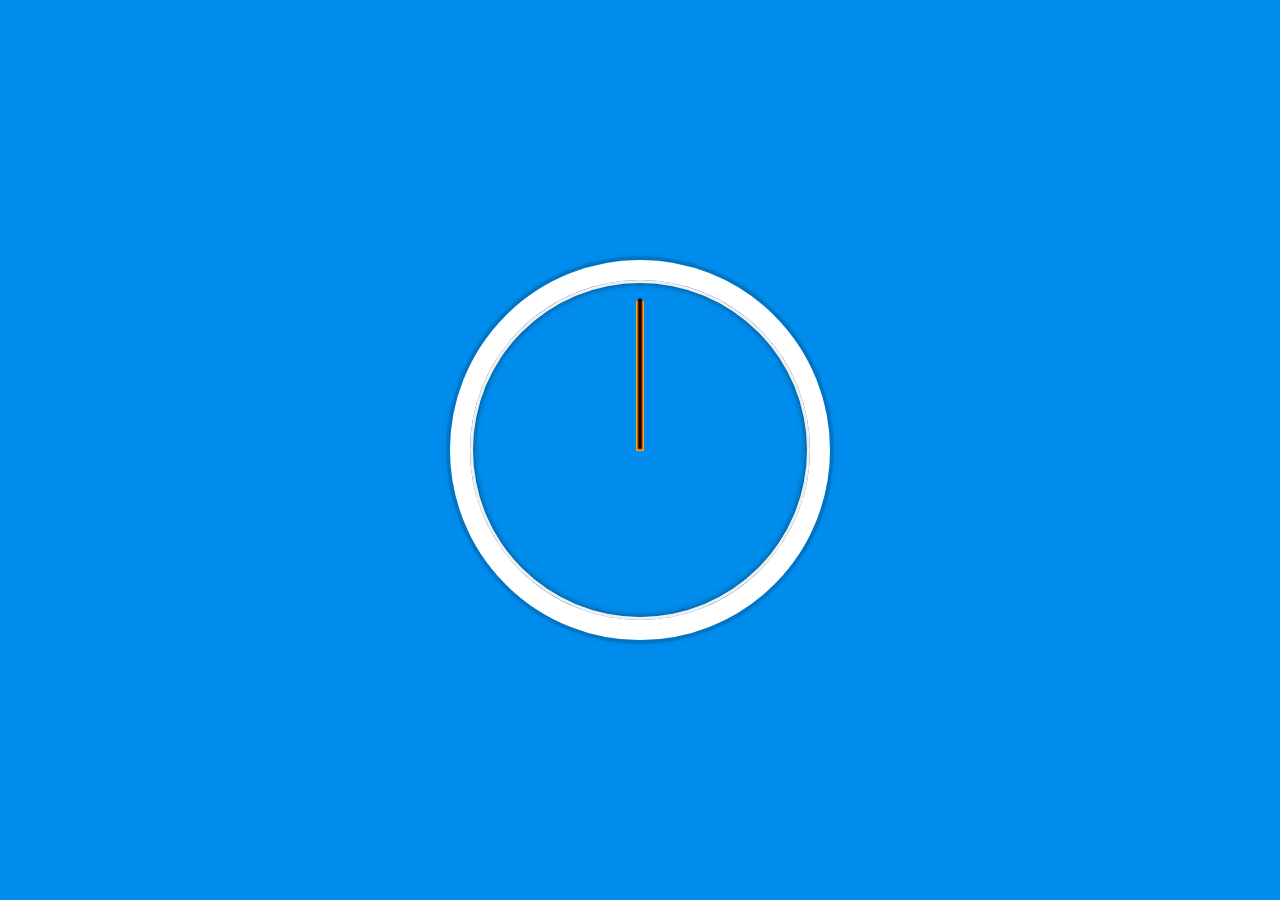
<file: Javascript Clock/index.html>
<!DOCTYPE html>
<html lang="en">
  <head>
    <meta charset="UTF-8" />
    <title>JS + CSS Clock</title>
  </head>
  <link rel="stylesheet" href="main.css" />
  <body>
    <div class="clock">
      <div class="clock-face">
        <div class="hand hour-hand"></div>
        <div class="hand min-hand"></div>
        <div class="hand second-hand"></div>
      </div>
    </div>

    <script src="app.js"></script>
  </body>
</html>
</file>
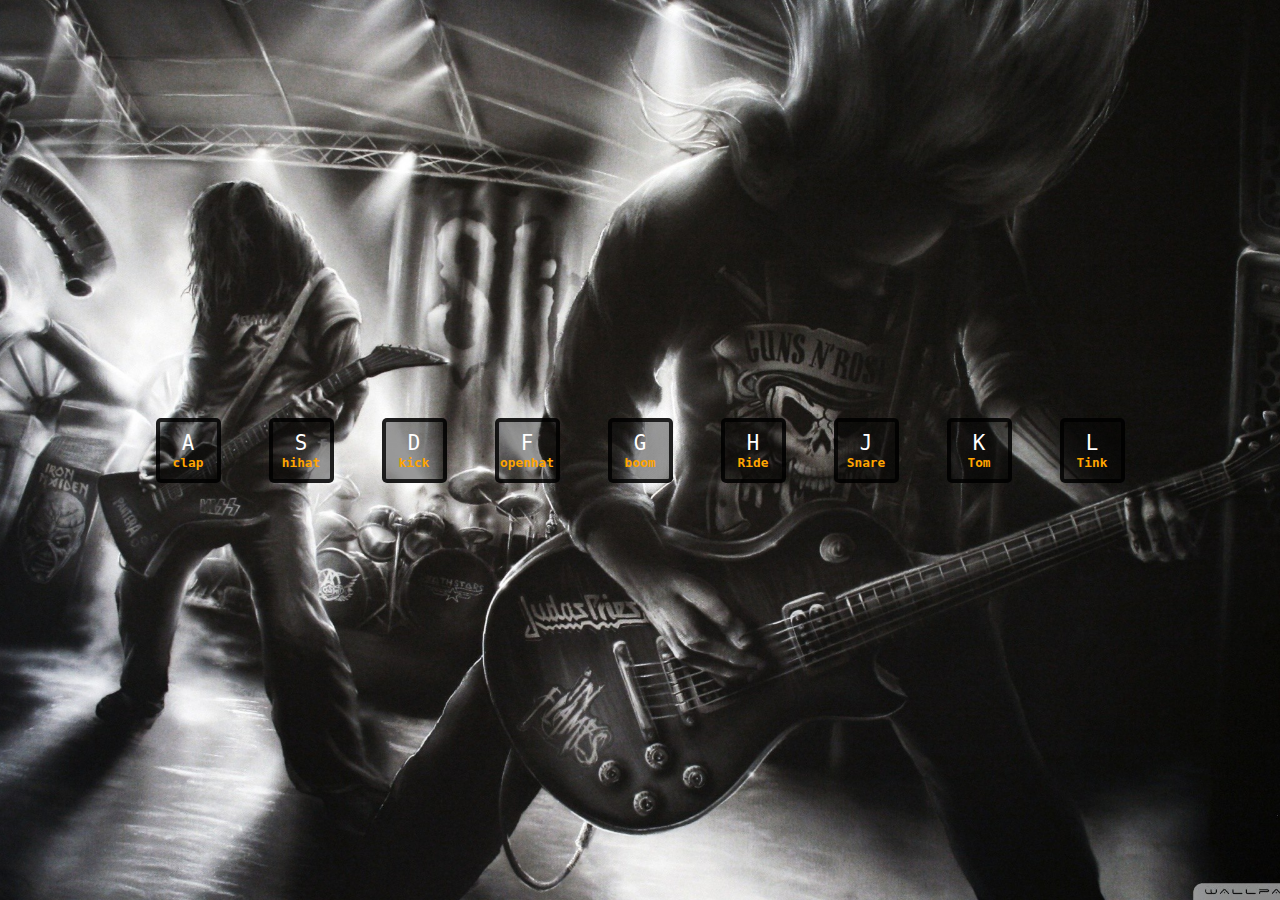
<file: Javascript Drum Kit/index.html>
<!DOCTYPE html>
<html lang="en">
  <head>
    <meta charset="UTF-8" />
    <meta name="viewport" content="width=device-width, initial-scale=1.0" />
    <meta http-equiv="X-UA-Compatible" content="ie=edge" />
    <title>Drum Kit</title>
    <link rel="stylesheet" href="main.css" />
  </head>
  <body>
    <div class="keys">
      <div data-key="65" class="key">
        <kbd>A</kbd><span class="sound">clap</span>
      </div>
      <div data-key="83" class="key">
        <kbd>S</kbd><span class="sound">hihat</span>
      </div>
      <div data-key="68" class="key">
        <kbd>D</kbd><span class="sound">kick</span>
      </div>
      <div data-key="70" class="key">
        <kbd>F</kbd><span class="sound">openhat</span>
      </div>
      <div data-key="71" class="key">
        <kbd>G</kbd><span class="sound">boom</span>
      </div>
      <div data-key="72" class="key">
        <kbd>H</kbd><span class="sound">Ride</span>
      </div>
      <div data-key="74" class="key">
        <kbd>J</kbd><span class="sound">Snare</span>
      </div>
      <div data-key="75" class="key">
        <kbd>K</kbd><span class="sound">Tom</span>
      </div>
      <div data-key="76" class="key">
        <kbd>L</kbd><span class="sound">Tink</span>
      </div>
    </div>

    <audio data-key="65" src="sounds/clap.wav"></audio>
    <audio data-key="83" src="sounds/hihat.wav"></audio>
    <audio data-key="68" src="sounds/kick.wav"></audio>
    <audio data-key="70" src="sounds/openhat.wav"></audio>
    <audio data-key="71" src="sounds/boom.wav"></audio>
    <audio data-key="72" src="sounds/ride.wav"></audio>
    <audio data-key="74" src="sounds/snare.wav"></audio>
    <audio data-key="75" src="sounds/tom.wav"></audio>
    <audio data-key="76" src="sounds/tink.wav"></audio>

    <script>
      function playSound(e) {
        {
          const audio = document.querySelector(
            `audio[data-key="${e.keyCode}"]`
          );
          const key = document.querySelector(`.key[data-key = "${e.keyCode}"]`);
          if (!audio) return;

          audio.currentTime = 0;
          audio.play();
          key.classList.add("playing");
        }
      }
      function removeTransition(e) {
        if (e.propertyName !== "transform") return;
        this.classList.remove("playing");
      }

      const keys = document.querySelectorAll(".key");
      keys.forEach(key => {
        key.addEventListener("transitionend", removeTransition);
      });
      window.addEventListener("keydown", playSound);
    </script>
  </body>
</html>
</file>
<file: Javascript Clock/main.css>
html {
  background: #018ded url(http://unsplash.it/1500/1000?image=881&blur=5);
  background-size: cover;
  font-family: "helvetica neue";
  text-align: center;
  font-size: 10px;
}

body {
  margin: 0;
  font-size: 2rem;
  display: flex;
  flex: 1;
  min-height: 100vh;
  align-items: center;
}

.clock {
  width: 30rem;
  height: 30rem;
  border: 20px solid white;
  border-radius: 50%;
  margin: 50px auto;
  position: relative;
  padding: 2rem;
  box-shadow: 0 0 0 4px rgba(0, 0, 0, 0.1), inset 0 0 0 3px #efefef,
    inset 0 0 10px black, 0 0 10px rgba(0, 0, 0, 0.2);
}

.clock-face {
  position: relative;
  width: 100%;
  height: 100%;
  transform: translateY(-3px); /* account for the height of the clock hands */
}

.hand {
  width: 50%;
  height: 3px;
  background: black;
  position: absolute;
  top: 50%;
  transform-origin: 100%;
  transform: rotate(90deg);
  transition: all 0.05s;
  transition-timing-function: cubic-bezier(0.1, 2.7, 0.58, 1);
}
.hour-hand {
  height: 8px;
  background: orange;
}
.min-hand {
  height: 5px;
  background: firebrick;
}
</file>
<file: Javascript Drum Kit/main.css>
* {
  box-sizing: border-box;
  padding: 0;
  margin: 0;
}
body {
  overflow: hidden;
  font-family: monospace;
}
.keys {
  display: flex;
  justify-content: center;
  align-items: center;
  height: 100vh;
  width: 100vw;
  background: rgba(0, 0, 0, 0.4) url("assets/background.jpg") no-repeat center
    center/cover;
}
.key {
  display: flex;
  flex-direction: column;
  border: 4px solid rgba(0, 0, 0, 0.8);
  padding: 1rem;
  margin: 1.5rem;
  border-radius: 5px;
  background: rgba(0, 0, 0, 0.4);
  height: 65px;
  width: 65px;
  justify-content: center;
  align-items: center;
  transition: all 0.07s;
  text-align: center;
}
.playing {
  border-color: #ffc600;
  transform: scale(1.1);
  box-shadow: 0 0 10px #ffc600;
}
.key kbd {
  color: #fff;
  font-size: 1.3rem;
}
.key span {
  color: orange;
  font-size: 0.8rem;
  font-weight: bolder;
}
</file>
